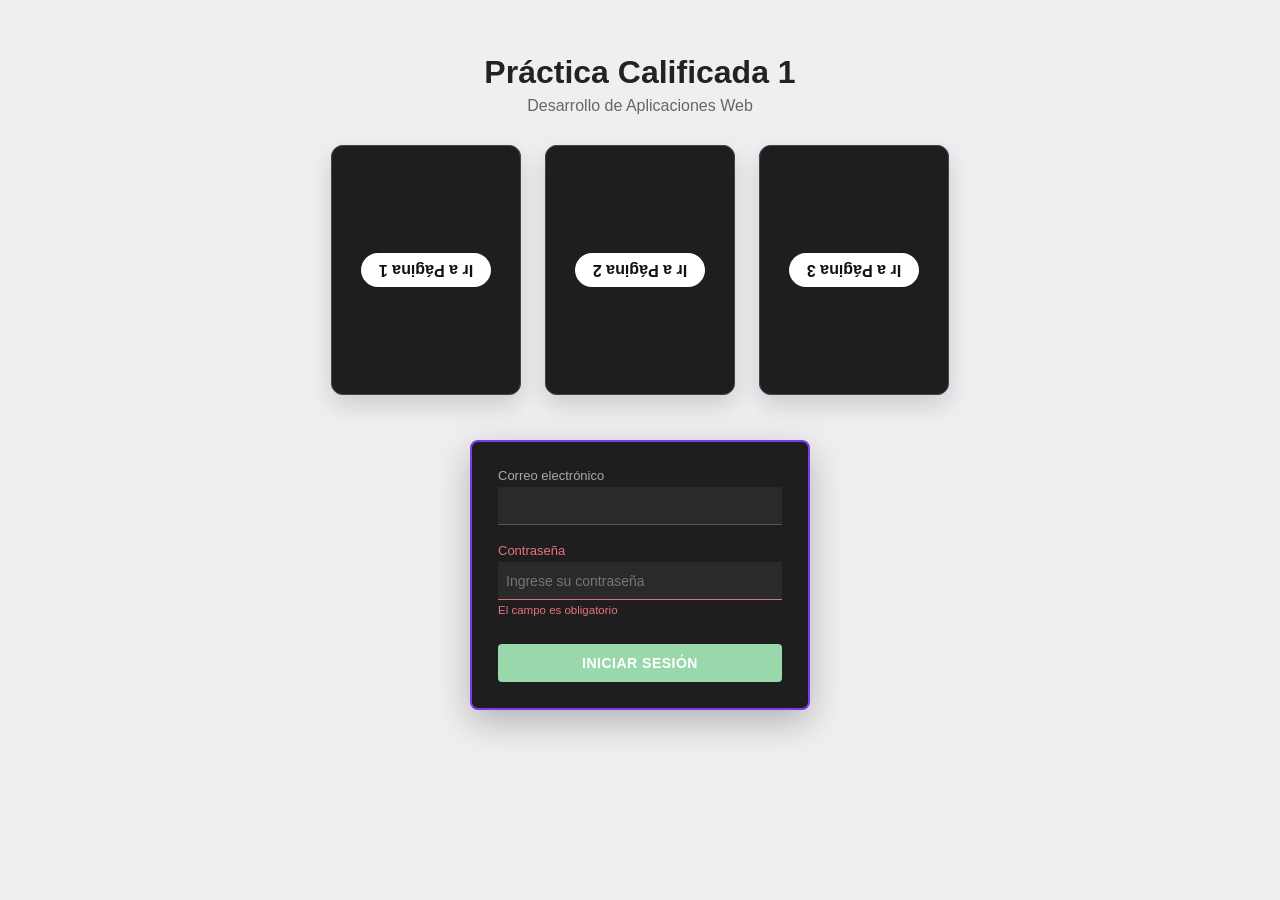
<file: index.html>
<!DOCTYPE html>
<html lang="es">
<head>
  <meta charset="UTF-8">
  <meta name="viewport" content="width=device-width, initial-scale=1.0">
  <title>Página Principal - Práctica 1</title>
  <link rel="stylesheet" href="css/globals.css">
</head>
<body>
  <div class="hub">
    <h1>Práctica Calificada 1</h1>
    <p style="color: #666; margin-top: 6px;">Desarrollo de Aplicaciones Web</p>

    <div class="cards-row">
      <div class="card-flip">
        <div class="card-flip-inner">
          <div class="card-front card-p1">
            <h3>page1</h3>
            <p>Formulario y Ventana</p>
          </div>
          <div class="card-back">
            <a href="page01.html">Ir a Página 1</a>
          </div>
        </div>
      </div>

      <div class="card-flip">
        <div class="card-flip-inner">
          <div class="card-front card-p2">
            <h3>page2</h3>
            <p>Pasos y Selector RGB</p>
          </div>
          <div class="card-back">
            <a href="page02.html">Ir a Página 2</a>
          </div>
        </div>
      </div>

      <div class="card-flip">
        <div class="card-flip-inner">
          <div class="card-front card-p3">
            <h3>page3</h3>
            <p>Tienda Virtual</p>
          </div>
          <div class="card-back">
            <a href="page03.html">Ir a Página 3</a>
          </div>
        </div>
      </div>
    </div>

    <div class="login-box">
      <div class="login-field">
        <label for="log-email">Correo electrónico</label>
        <input type="email" id="log-email">
      </div>

      <div class="login-field error">
        <label for="log-pass">Contraseña</label>
        <input type="password" id="log-pass" placeholder="Ingrese su contraseña">
        <span class="login-error">El campo es obligatorio</span>
      </div>

      <button type="button" class="btn-signin">INICIAR SESIÓN</button>
    </div>
  </div>
</body>
</html>
</file>
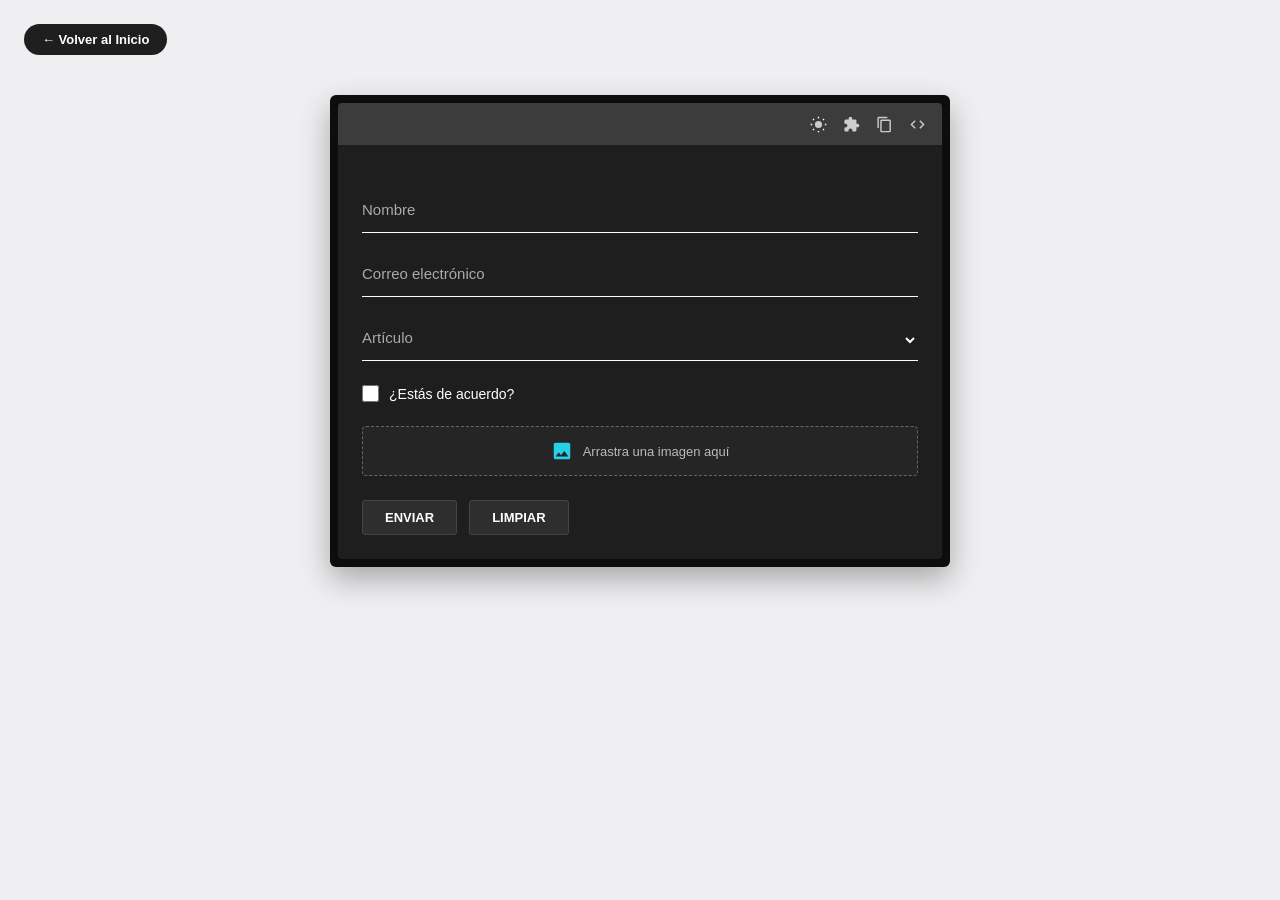
<file: page01.html>
<!DOCTYPE html>
<html lang="es">
<head>
  <meta charset="UTF-8">
  <meta name="viewport" content="width=device-width, initial-scale=1.0">
  <title>Página 01</title>
  <link rel="stylesheet" href="css/globals.css">
</head>
<body>
  <a href="index.html" class="btn-back">← Volver al Inicio</a>

  <div class="window">
    <div class="window-bar">
      <svg viewBox="0 0 24 24"><circle cx="12" cy="12" r="5"/><path d="M12 1v2M12 21v2M4.22 4.22l1.42 1.42M18.36 18.36l1.42 1.42M1 12h2M21 12h2M4.22 19.78l1.42-1.42M18.36 5.64l1.42-1.42" stroke="currentColor" stroke-width="2" fill="none"/></svg>
      <svg viewBox="0 0 24 24"><path d="M20.5 11H19V7c0-1.1-.9-2-2-2h-4V3.5C13 2.12 11.88 1 10.5 1S8 2.12 8 3.5V5H4c-1.1 0-1.99.9-1.99 2v3.8H3.5c1.49 0 2.7 1.21 2.7 2.7s-1.21 2.7-2.7 2.7H2V20c0 1.1.9 2 2 2h3.8v-1.5c0-1.49 1.21-2.7 2.7-2.7 1.49 0 2.7 1.21 2.7 2.7V22H17c1.1 0 2-.9 2-2v-4h1.5c1.38 0 2.5-1.12 2.5-2.5s-1.12-2.5-2.5-2.5z"/></svg>
      <svg viewBox="0 0 24 24"><path d="M16 1H4c-1.1 0-2 .9-2 2v14h2V3h12V1zm3 4H8c-1.1 0-2 .9-2 2v14c0 1.1.9 2 2 2h11c1.1 0 2-.9 2-2V7c0-1.1-.9-2-2-2zm0 16H8V7h11v14z"/></svg>
      <svg viewBox="0 0 24 24"><path d="M9.4 16.6L4.8 12l4.6-4.6L8 6l-6 6 6 6 1.4-1.4zm5.2 0l4.6-4.6-4.6-4.6L16 6l6 6-6 6-1.4-1.4z"/></svg>
    </div>

    <form class="window-body">
      <div class="field">
        <input type="text" id="name" placeholder=" " required>
        <label for="name">Nombre</label>
      </div>

      <div class="field">
        <input type="email" id="email" placeholder=" " required>
        <label for="email">Correo electrónico</label>
      </div>

      <div class="field">
        <select id="item" required>
          <option value="" disabled selected hidden></option>
          <option value="1">Artículo 1</option>
          <option value="2">Artículo 2</option>
          <option value="3">Artículo 3</option>
        </select>
        <label for="item">Artículo</label>
      </div>

      <label class="check">
        <input type="checkbox" required>
        <span>¿Estás de acuerdo?</span>
      </label>

      <div class="dropzone">
        <svg viewBox="0 0 24 24"><path d="M21 19V5c0-1.1-.9-2-2-2H5c-1.1 0-2 .9-2 2v14c0 1.1.9 2 2 2h14c1.1 0 2-.9 2-2zM8.5 13.5l2.5 3.01L14.5 12l4.5 6H5l3.5-4.5z"/></svg>
        <span>Arrastra una imagen aquí</span>
        <input type="file" accept="image/*">
      </div>

      <div class="btn-row">
        <button type="submit" class="btn">ENVIAR</button>
        <button type="reset" class="btn">LIMPIAR</button>
      </div>
    </form>
  </div>
</body>
</html>
</file>
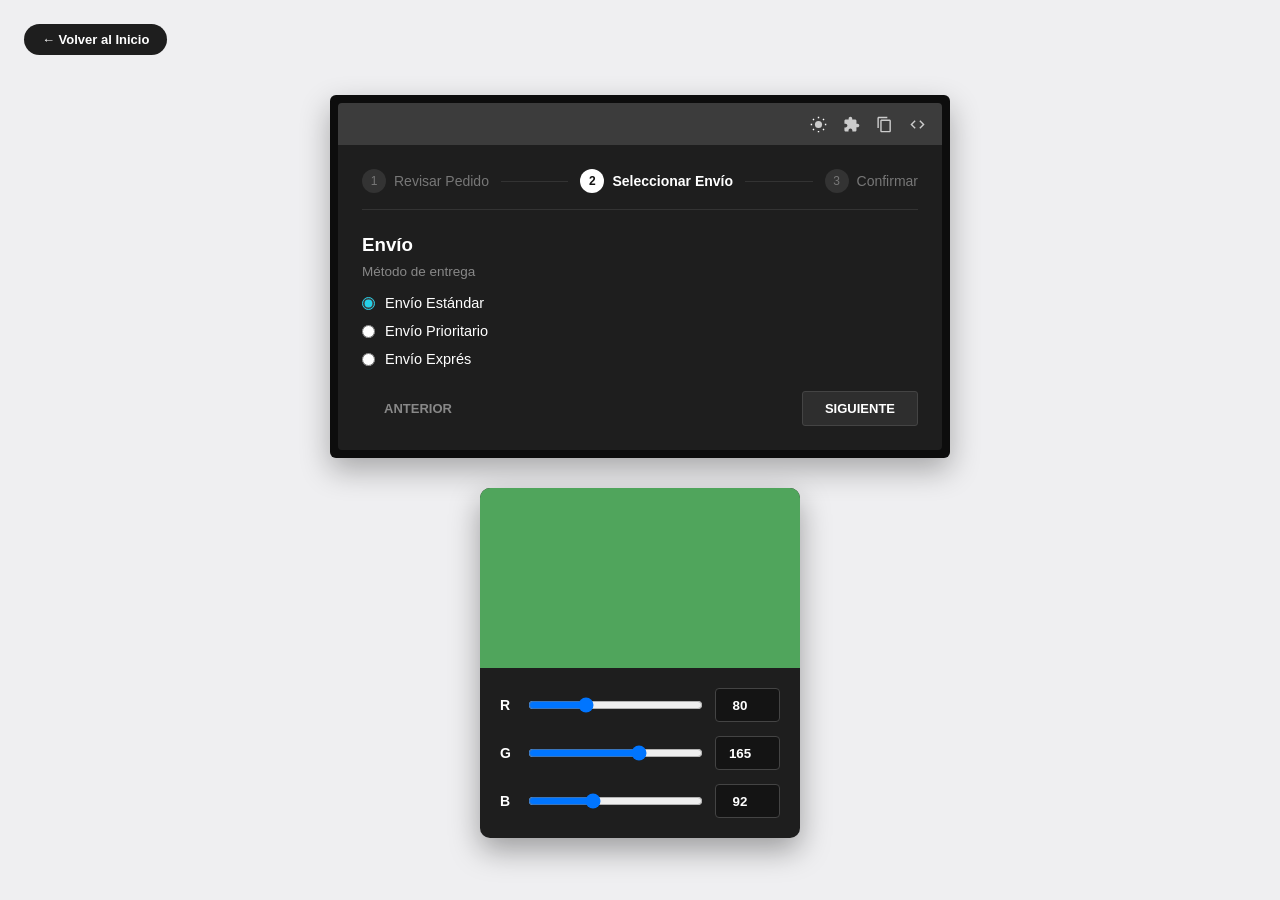
<file: page02.html>
<!DOCTYPE html>
<html lang="es">
<head>
  <meta charset="UTF-8">
  <meta name="viewport" content="width=device-width, initial-scale=1.0">
  <title>Página 02</title>
  <link rel="stylesheet" href="css/globals.css">
</head>
<body>
  <a href="index.html" class="btn-back">← Volver al Inicio</a>

  <div class="window">
    <div class="window-bar">
      <svg viewBox="0 0 24 24"><circle cx="12" cy="12" r="5"/><path d="M12 1v2M12 21v2M4.22 4.22l1.42 1.42M18.36 18.36l1.42 1.42M1 12h2M21 12h2M4.22 19.78l1.42-1.42M18.36 5.64l1.42-1.42" stroke="currentColor" stroke-width="2" fill="none"/></svg>
      <svg viewBox="0 0 24 24"><path d="M20.5 11H19V7c0-1.1-.9-2-2-2h-4V3.5C13 2.12 11.88 1 10.5 1S8 2.12 8 3.5V5H4c-1.1 0-1.99.9-1.99 2v3.8H3.5c1.49 0 2.7 1.21 2.7 2.7s-1.21 2.7-2.7 2.7H2V20c0 1.1.9 2 2 2h3.8v-1.5c0-1.49 1.21-2.7 2.7-2.7 1.49 0 2.7 1.21 2.7 2.7V22H17c1.1 0 2-.9 2-2v-4h1.5c1.38 0 2.5-1.12 2.5-2.5s-1.12-2.5-2.5-2.5z"/></svg>
      <svg viewBox="0 0 24 24"><path d="M16 1H4c-1.1 0-2 .9-2 2v14h2V3h12V1zm3 4H8c-1.1 0-2 .9-2 2v14c0 1.1.9 2 2 2h11c1.1 0 2-.9 2-2V7c0-1.1-.9-2-2-2zm0 16H8V7h11v14z"/></svg>
      <svg viewBox="0 0 24 24"><path d="M9.4 16.6L4.8 12l4.6-4.6L8 6l-6 6 6 6 1.4-1.4zm5.2 0l4.6-4.6-4.6-4.6L16 6l6 6-6 6-1.4-1.4z"/></svg>
    </div>

    <div class="window-body">
      <div class="stepper">
        <div class="step">
          <span class="step-num">1</span>
          <span>Revisar Pedido</span>
        </div>
        <div class="step-line"></div>
        <div class="step active">
          <span class="step-num">2</span>
          <span>Seleccionar Envío</span>
        </div>
        <div class="step-line"></div>
        <div class="step">
          <span class="step-num">3</span>
          <span>Confirmar</span>
        </div>
      </div>

      <h3 style="margin-bottom: 8px;">Envío</h3>
      <p style="color: #888; font-size: 13.5px; margin-bottom: 14px;">Método de entrega</p>

      <div class="radio-group">
        <label class="radio-item">
          <input type="radio" name="shipping" checked>
          <span>Envío Estándar</span>
        </label>
        <label class="radio-item">
          <input type="radio" name="shipping">
          <span>Envío Prioritario</span>
        </label>
        <label class="radio-item">
          <input type="radio" name="shipping">
          <span>Envío Exprés</span>
        </label>
      </div>

      <div style="display: flex; justify-content: space-between; align-items: center; margin-top: 24px;">
        <button type="button" class="btn" style="background: transparent; border: none; color: #888;">ANTERIOR</button>
        <button type="button" class="btn">SIGUIENTE</button>
      </div>
    </div>
  </div>

  <div class="rgb-card">
    <div class="rgb-preview" id="rgbBox"></div>
    <div class="rgb-body">
      <div class="rgb-row">
        <span>R</span>
        <input type="range" id="rRange" min="0" max="255" value="80" oninput="document.getElementById('rVal').value=this.value; document.getElementById('rgbBox').style.backgroundColor='rgb('+this.value+','+document.getElementById('gVal').value+','+document.getElementById('bVal').value+')'">
        <input type="number" id="rVal" min="0" max="255" value="80" oninput="document.getElementById('rRange').value=this.value; document.getElementById('rgbBox').style.backgroundColor='rgb('+this.value+','+document.getElementById('gVal').value+','+document.getElementById('bVal').value+')'">
      </div>
      <div class="rgb-row">
        <span>G</span>
        <input type="range" id="gRange" min="0" max="255" value="165" oninput="document.getElementById('gVal').value=this.value; document.getElementById('rgbBox').style.backgroundColor='rgb('+document.getElementById('rVal').value+','+this.value+','+document.getElementById('bVal').value+')'">
        <input type="number" id="gVal" min="0" max="255" value="165" oninput="document.getElementById('gRange').value=this.value; document.getElementById('rgbBox').style.backgroundColor='rgb('+document.getElementById('rVal').value+','+this.value+','+document.getElementById('bVal').value+')'">
      </div>
      <div class="rgb-row">
        <span>B</span>
        <input type="range" id="bRange" min="0" max="255" value="92" oninput="document.getElementById('bVal').value=this.value; document.getElementById('rgbBox').style.backgroundColor='rgb('+document.getElementById('rVal').value+','+document.getElementById('gVal').value+','+this.value+')'">
        <input type="number" id="bVal" min="0" max="255" value="92" oninput="document.getElementById('bRange').value=this.value; document.getElementById('rgbBox').style.backgroundColor='rgb('+document.getElementById('rVal').value+','+document.getElementById('gVal').value+','+this.value+')'">
      </div>
    </div>
  </div>
</body>
</html>
</file>
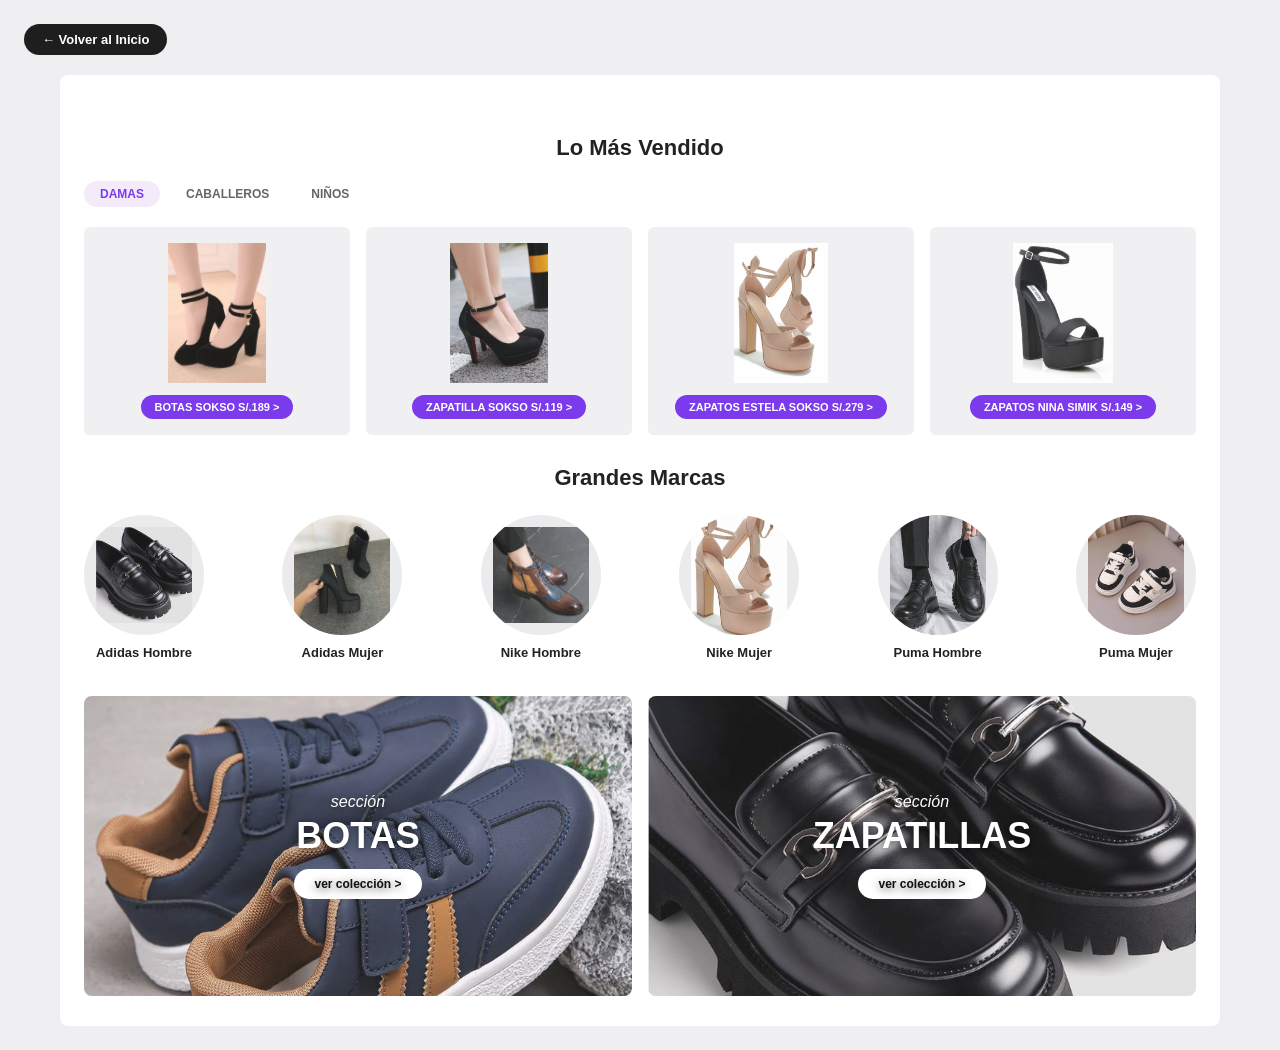
<file: page03.html>
<!DOCTYPE html>
<html lang="es">
<head>
  <meta charset="UTF-8">
  <meta name="viewport" content="width=device-width, initial-scale=1.0">
  <title>Página 03 - Tienda</title>
  <link rel="stylesheet" href="css/globals.css">
</head>
<body>
  <a href="index.html" class="btn-back">← Volver al Inicio</a>

  <div class="landing">
    <h2>Lo Más Vendido</h2>
    <div class="tabs">
      <span class="tab active">DAMAS</span>
      <span class="tab">CABALLEROS</span>
      <span class="tab">NIÑOS</span>
    </div>

    <div class="products">
      <div class="prod-card">
        <img src="assets/mujer/zap 1.jpg" alt="Botas Sokso">
        <span class="prod-badge">BOTAS SOKSO S/.189 &gt;</span>
      </div>
      <div class="prod-card">
        <img src="assets/mujer/zap2.jpg" alt="Zapatilla Sokso">
        <span class="prod-badge">ZAPATILLA SOKSO S/.119 &gt;</span>
      </div>
      <div class="prod-card">
        <img src="assets/mujer/zap3.jpg" alt="Zapatos Estela Sokso">
        <span class="prod-badge">ZAPATOS ESTELA SOKSO S/.279 &gt;</span>
      </div>
      <div class="prod-card">
        <img src="assets/mujer/zap4.jpg" alt="Zapatos Nina Simik">
        <span class="prod-badge">ZAPATOS NINA SIMIK S/.149 &gt;</span>
      </div>
    </div>

    <h2>Grandes Marcas</h2>
    <div class="brands">
      <div class="brand">
        <div class="brand-circle"><img src="assets/varon/za1.jpg" alt="Adidas Hombre"></div>
        <span>Adidas Hombre</span>
      </div>
      <div class="brand">
        <div class="brand-circle"><img src="assets/mujer/zap5.jpg" alt="Adidas Mujer"></div>
        <span>Adidas Mujer</span>
      </div>
      <div class="brand">
        <div class="brand-circle"><img src="assets/varon/za2.jpg" alt="Nike Hombre"></div>
        <span>Nike Hombre</span>
      </div>
      <div class="brand">
        <div class="brand-circle"><img src="assets/mujer/zap3.jpg" alt="Nike Mujer"></div>
        <span>Nike Mujer</span>
      </div>
      <div class="brand">
        <div class="brand-circle"><img src="assets/varon/za4.jpg" alt="Puma Hombre"></div>
        <span>Puma Hombre</span>
      </div>
      <div class="brand">
        <div class="brand-circle"><img src="assets/kids/zapt1.jpg" alt="Puma Mujer"></div>
        <span>Puma Mujer</span>
      </div>
    </div>

    <div class="banners">
      <div class="banner">
        <img src="assets/kids/zapt5.jpg" alt="Banner Botas">
        <div class="banner-content">
          <p style="font-size: 16px; font-style: italic;">sección</p>
          <h3>BOTAS</h3>
          <a href="#" class="banner-btn">ver colección &gt;</a>
        </div>
      </div>
      <div class="banner">
        <img src="assets/varon/za1.jpg" alt="Banner Zapatillas">
        <div class="banner-content">
          <p style="font-size: 16px; font-style: italic;">sección</p>
          <h3>ZAPATILLAS</h3>
          <a href="#" class="banner-btn">ver colección &gt;</a>
        </div>
      </div>
    </div>
  </div>
</body>
</html>
</file>
<file: css/globals.css>
/* ============================================================
   PRACTICA CALIFICADA 1 - DESARROLLO DE APLICACIONES WEB
   globals.css (CSS Puro y Sencillo)
   ============================================================ */

/* 1. Reset y Base */
* {
  box-sizing: border-box;
  margin: 0;
  padding: 0;
  font-family: 'Segoe UI', Tahoma, Geneva, Verdana, sans-serif;
}

body {
  background: #efeff1;
  color: #222;
  padding: 24px;
}

a {
  text-decoration: none;
  color: inherit;
}

.btn-back {
  display: inline-block;
  margin-bottom: 20px;
  background: #1e1e1e;
  color: #fff;
  padding: 8px 18px;
  border-radius: 20px;
  font-size: 13px;
  font-weight: 600;
  transition: background 0.3s;
}
.btn-back:hover {
  background: #7c3aed;
}

/* 2. Ventana Oscura (page01 y page02) */
.window {
  max-width: 620px;
  margin: 20px auto;
  background: #0d0d0d;
  border-radius: 6px;
  padding: 8px;
  box-shadow: 0 12px 30px rgba(0, 0, 0, 0.3);
  color: #fff;
}

.window-bar {
  height: 42px;
  background: #3c3c3c;
  display: flex;
  justify-content: flex-end;
  align-items: center;
  gap: 16px;
  padding: 0 16px;
  border-radius: 4px 4px 0 0;
}

.window-bar svg {
  width: 17px;
  height: 17px;
  fill: #ccc;
  cursor: pointer;
  transition: fill 0.2s;
}
.window-bar svg:hover {
  fill: #25d0e8;
}

.window-body {
  background: #1e1e1e;
  padding: 24px;
  border-radius: 0 0 4px 4px;
}

/* 2a. Floating labels (page01) */
.field {
  position: relative;
  margin-top: 22px;
}

.field input,
.field select {
  width: 100%;
  height: 42px;
  background: transparent;
  border: none;
  border-bottom: 1px solid #ffffff;
  color: #ffffff;
  font-size: 15px;
  outline: none;
  padding: 4px 0;
  transition: border-color 0.3s;
}

.field label {
  position: absolute;
  left: 0;
  top: 10px;
  color: #aaaaaa;
  font-size: 15px;
  transition: 0.3s;
  pointer-events: none;
}

/* Animacion al click/focus: sube texto y cambia a celeste agua */
.field input:focus ~ label,
.field input:not(:placeholder-shown) ~ label {
  top: -14px;
  font-size: 12px;
  color: #25d0e8;
}

.field input:focus,
.field select:focus {
  border-bottom-color: #25d0e8;
}

.field select option {
  background: #1e1e1e;
  color: #ffffff;
}

/* 2b. Checkbox y botones */
.check {
  display: flex;
  align-items: center;
  gap: 10px;
  margin: 24px 0;
  cursor: pointer;
  font-size: 14px;
}

.check input {
  accent-color: #25d0e8;
  width: 17px;
  height: 17px;
  cursor: pointer;
}

.btn-row {
  display: flex;
  gap: 12px;
  margin-top: 24px;
}

.btn {
  padding: 9px 22px;
  background: #2e2e2e;
  color: #ffffff;
  border: 1px solid #444444;
  border-radius: 3px;
  font-weight: 600;
  font-size: 13px;
  cursor: pointer;
  transition: background 0.2s;
}
.btn:hover {
  background: #3c3c3c;
}

/* 2c. Campo Image drag & drop de 50px */
.dropzone {
  position: relative;
  width: 100%;
  height: 50px;
  margin-top: 24px;
  border: 1px dashed #666666;
  border-radius: 4px;
  background: #252525;
  display: flex;
  align-items: center;
  justify-content: center;
  gap: 10px;
  color: #bbbbbb;
  font-size: 13px;
  cursor: pointer;
  transition: border-color 0.2s;
}
.dropzone:hover {
  border-color: #25d0e8;
  color: #ffffff;
}
.dropzone svg {
  width: 22px;
  height: 22px;
  fill: #25d0e8;
}
.dropzone input[type="file"] {
  position: absolute;
  inset: 0;
  opacity: 0;
  cursor: pointer;
}

/* 3a. Stepper (page02) */
.stepper {
  display: flex;
  justify-content: space-between;
  align-items: center;
  border-bottom: 1px solid #333333;
  padding-bottom: 16px;
  margin-bottom: 24px;
}

.step {
  display: flex;
  align-items: center;
  gap: 8px;
  color: #777777;
  font-size: 14px;
}
.step.active {
  color: #ffffff;
  font-weight: 600;
}
.step-num {
  width: 24px;
  height: 24px;
  border-radius: 50%;
  background: #333333;
  display: flex;
  align-items: center;
  justify-content: center;
  font-size: 12px;
}
.step.active .step-num {
  background: #ffffff;
  color: #111111;
}
.step-line {
  flex: 1;
  height: 1px;
  background: #333333;
  margin: 0 12px;
}

.radio-group {
  margin: 16px 0 24px;
}
.radio-item {
  display: flex;
  align-items: center;
  gap: 10px;
  margin: 12px 0;
  cursor: pointer;
  font-size: 14.5px;
}
.radio-item input {
  accent-color: #25d0e8;
  cursor: pointer;
}

/* 3b. Card RGB de 2 partes (page02) */
.rgb-card {
  max-width: 320px;
  margin: 30px auto;
  background: #1e1e1e;
  border-radius: 10px;
  overflow: hidden;
  box-shadow: 0 12px 30px rgba(0, 0, 0, 0.35);
  color: #ffffff;
}

.rgb-preview {
  height: 180px;
  background-color: rgb(80, 165, 92);
  transition: background-color 0.2s;
}

.rgb-body {
  padding: 20px;
  display: flex;
  flex-direction: column;
  gap: 14px;
}

.rgb-row {
  display: flex;
  align-items: center;
  gap: 12px;
}
.rgb-row span {
  width: 16px;
  font-weight: bold;
  font-size: 14px;
}
.rgb-row input[type="range"] {
  flex: 1;
  cursor: pointer;
}
.rgb-row input[type="number"] {
  width: 65px;
  height: 34px;
  background: #141414;
  border: 1px solid #444444;
  border-radius: 4px;
  color: #ffffff;
  text-align: center;
  font-weight: bold;
}

/* 4. Landing Page (page03) */
.landing {
  max-width: 1160px;
  margin: 0 auto;
  background: #ffffff;
  padding: 30px 24px;
  border-radius: 8px;
}

.landing h2 {
  text-align: center;
  margin: 30px 0 20px;
  font-size: 22px;
}

.tabs {
  display: flex;
  gap: 10px;
  margin-bottom: 20px;
}
.tab {
  padding: 6px 16px;
  border-radius: 16px;
  font-size: 12px;
  font-weight: bold;
  cursor: pointer;
  color: #666666;
}
.tab.active {
  background: #f3ebf9;
  color: #7c3aed;
}

.products {
  display: flex;
  gap: 16px;
}
.prod-card {
  flex: 1;
  background: #f0f0f2;
  border-radius: 6px;
  padding: 16px;
  text-align: center;
  display: flex;
  flex-direction: column;
  align-items: center;
}
.prod-card img {
  width: 100%;
  height: 140px;
  object-fit: contain;
  opacity: 0.9;
  transition: opacity 0.3s;
}
.prod-badge {
  margin-top: 12px;
  background: #7c3aed;
  color: #ffffff;
  padding: 6px 14px;
  border-radius: 14px;
  font-size: 11px;
  font-weight: bold;
}

.brands {
  display: flex;
  justify-content: space-between;
  gap: 12px;
  margin: 24px 0;
}
.brand {
  text-align: center;
  font-size: 13px;
  font-weight: bold;
}
.brand-circle {
  width: 120px;
  height: 120px;
  background: #ebebee;
  border-radius: 50%;
  display: flex;
  align-items: center;
  justify-content: center;
  margin: 0 auto 10px;
  overflow: hidden;
}
.brand-circle img {
  max-width: 80%;
  height: auto;
  opacity: 0.9;
  transition: opacity 0.3s;
}

.banners {
  display: flex;
  gap: 16px;
  margin-top: 36px;
}
.banner {
  flex: 1;
  height: 300px;
  position: relative;
  border-radius: 8px;
  overflow: hidden;
  display: flex;
  align-items: center;
  justify-content: center;
  background: #eeeeee;
}
.banner img {
  position: absolute;
  width: 100%;
  height: 100%;
  object-fit: cover;
  opacity: 0.9;
  transition: opacity 0.3s;
}
.banner-content {
  position: relative;
  z-index: 2;
  text-align: center;
  color: #ffffff;
  text-shadow: 0 2px 8px rgba(0, 0, 0, 0.6);
}
.banner-content h3 {
  font-size: 36px;
  margin: 4px 0 12px;
}
.banner-btn {
  display: inline-block;
  background: #ffffff;
  color: #111111;
  padding: 8px 20px;
  border-radius: 20px;
  font-size: 12px;
  font-weight: bold;
}

/* 4b. Hover sobre imagen -> +10% de opacidad */
img:hover {
  opacity: 1 !important;
}

/* 4c. Media queries responsivas */
@media (max-width: 1200px) {
  .products {
    flex-wrap: wrap;
  }
  .prod-card {
    flex: 1 1 calc(50% - 16px);
  }
  .brands {
    flex-wrap: wrap;
    justify-content: center;
  }
  .brand {
    flex: 1 1 calc(33.3% - 12px);
  }
}

@media (max-width: 900px) {
  .banners {
    flex-direction: column;
  }
  .banner {
    height: 220px;
  }
}

@media (max-width: 480px) {
  .prod-card {
    flex: 1 1 100%;
  }
  .brand {
    flex: 1 1 calc(50% - 12px);
  }
  .brand-circle {
    width: 95px;
    height: 95px;
  }
}

/* 5. Index: 3 Cards con Flip 3D y Login */
.hub {
  max-width: 850px;
  margin: 30px auto;
  text-align: center;
}

.cards-row {
  display: flex;
  justify-content: center;
  gap: 24px;
  margin: 30px 0 45px;
  flex-wrap: wrap;
}

.card-flip {
  width: 190px;
  height: 250px;
  perspective: 1000px;
}

.card-flip-inner {
  position: relative;
  width: 100%;
  height: 100%;
  transition: transform 0.8s;
  transform-style: preserve-3d;
  border-radius: 12px;
  box-shadow: 0 10px 25px rgba(0, 0, 0, 0.15);
}

/* 5b. Giro de 180° sobre eje horizontal y vertical */
.card-flip:hover .card-flip-inner {
  transform: rotateX(180deg) rotateY(180deg);
}

.card-front,
.card-back {
  position: absolute;
  inset: 0;
  border-radius: 12px;
  display: flex;
  flex-direction: column;
  align-items: center;
  justify-content: center;
  backface-visibility: hidden;
  color: #ffffff;
  padding: 15px;
}

.card-p1 { background: #27ae60; }
.card-p2 { background: #2980b9; }
.card-p3 { background: #8e44ad; }

.card-front h3 {
  font-size: 24px;
  margin-bottom: 6px;
}

.card-back {
  background: #1e1e1e;
  transform: rotateX(180deg) rotateY(180deg);
  border: 1px solid #444444;
}

.card-back a {
  background: #ffffff;
  color: #111111;
  padding: 8px 18px;
  border-radius: 20px;
  font-weight: bold;
  transition: background 0.2s;
}
.card-back a:hover {
  background: #25d0e8;
}

/* 5c. Formulario de Autenticacion */
.login-box {
  max-width: 340px;
  margin: 0 auto;
  background: #1e1e1e;
  border: 2px solid #7c3aed;
  border-radius: 8px;
  padding: 26px;
  color: #ffffff;
  text-align: left;
  box-shadow: 0 12px 35px rgba(0, 0, 0, 0.25);
}

.login-field {
  margin-bottom: 18px;
}

.login-field label {
  display: block;
  font-size: 13px;
  color: #aaaaaa;
  margin-bottom: 4px;
}

.login-field input {
  width: 100%;
  height: 38px;
  background: #2a2a2a;
  border: none;
  border-bottom: 1px solid #555555;
  color: #ffffff;
  padding: 0 8px;
  outline: none;
  font-size: 14px;
}

.login-field.error label {
  color: #e5737f;
}
.login-field.error input {
  border-bottom-color: #e5737f;
}
.login-error {
  color: #e5737f;
  font-size: 11.5px;
  margin-top: 4px;
  display: block;
}

.btn-signin {
  width: 100%;
  padding: 11px;
  background: #98d8aa;
  color: #ffffff;
  border: none;
  border-radius: 4px;
  font-size: 14px;
  font-weight: bold;
  letter-spacing: 0.5px;
  cursor: pointer;
  margin-top: 10px;
  transition: background 0.2s;
}
.btn-signin:hover {
  background: #85c997;
}
</file>
